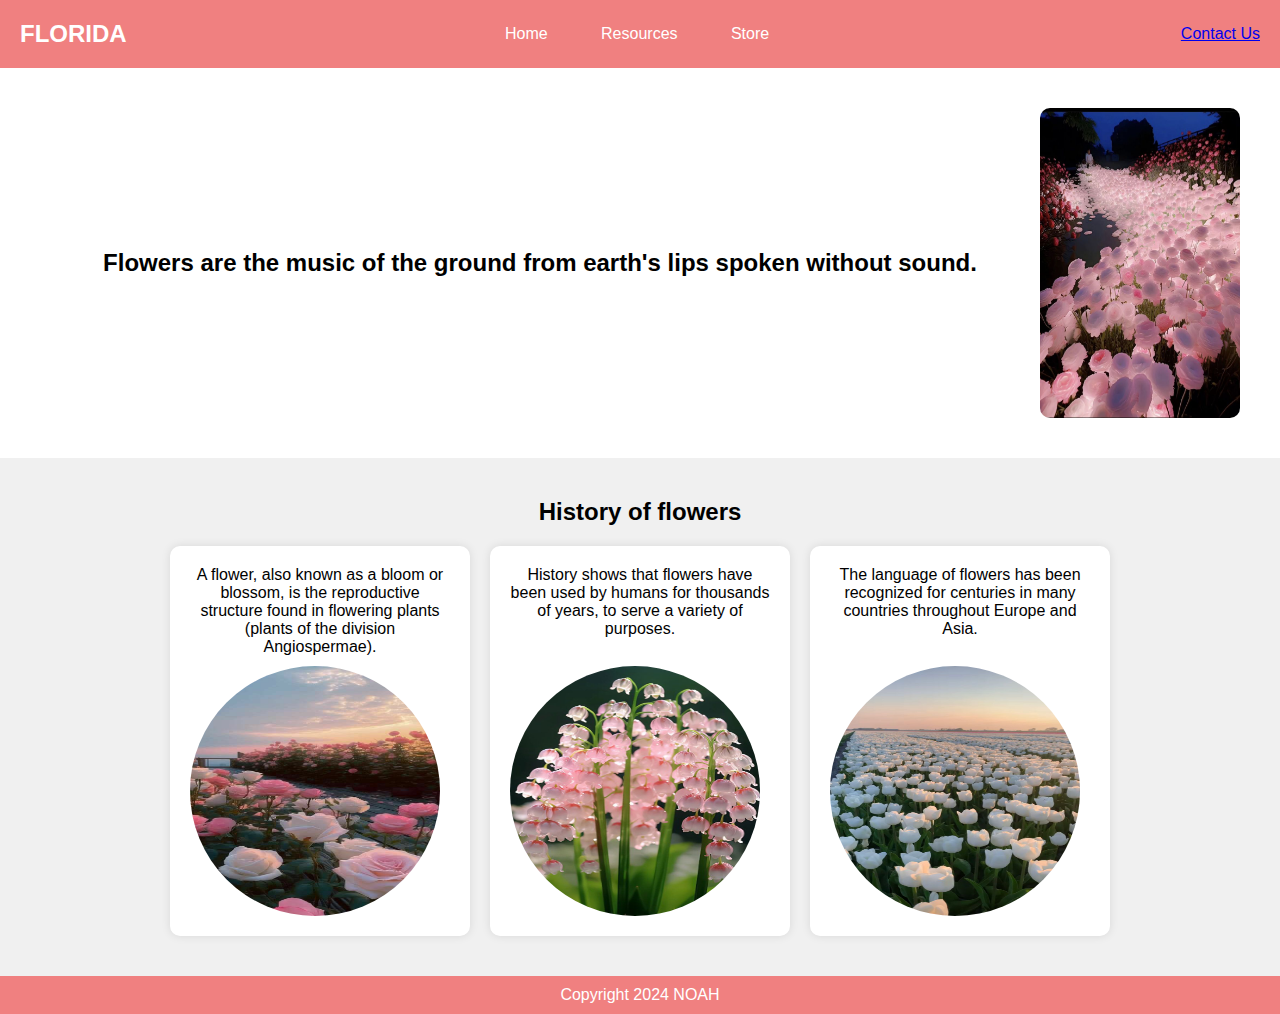
<file: index.html>
<!DOCTYPE html>
<html lang="en">
<head>
    <meta charset="UTF-8">
    <meta name="viewport" content="width=device-width, initial-scale=1.0">
    <title>FLORIDA</title>
    <link rel="preconnect" href="https://fonts.googleapis.com">
    <link rel="preconnect" href="https://fonts.gstatic.com" crossorigin>
    <link href="https://fonts.googleapis.com/css2?family=Encode+Sans+Expanded:wght@100;200;300;400;500;600;700;800;900&display=swap" rel="stylesheet">
    <link rel="stylesheet" href="https://cdnjs.cloudflare.com/ajax/libs/font-awesome/6.5.2/css/all.min.css" integrity="sha512-SnH5WK+bZxgPHs44uWIX+LLJAJ9/2PkPKZ5QiAj6Ta86w+fsb2TkcmfRyVX3pBnMFcV7oQPJkl9QevSCWr3W6A==" crossorigin="anonymous" referrerpolicy="no-referrer" />
    <link rel="stylesheet" href="styles.css">
</head>
<body>
    <header>
        <div class="nav-bar">
            <div class="logo">FLORIDA</div>
            <nav>
                <ul>
                    <li><a href="index.html">Home</a></li>&nbsp;&nbsp;&nbsp;
                    <li><a href="resources.html">Resources</a></li>&nbsp;&nbsp;&nbsp;
                    <li><a href="store.html">Store</a></li>&nbsp;&nbsp;&nbsp;
                </ul>
            </nav>
            <div class="contact"><a href="#">Contact Us</a></div>
        </div>
    </header>
    <main>
        <section class="hero">
            <h1>Flowers are the music of the ground from earth's lips spoken without sound.</h1>
            <img src="images/flowers.jpeg" alt="Beautiful flowers" class="flo">
        </section>
        <section class="history">
            <h2>History of flowers</h2>
            <div class="cards">
                <div class="card">
                    <p>A flower, also known as a bloom or blossom, is the reproductive structure found in flowering plants (plants of the division Angiospermae).</p>
                    <img src="images/flower1.jpeg" alt="Flower image">
                </div>
                <div class="card">
                    <p>History shows that flowers have been used by humans for thousands of years, to serve a variety of purposes.</p>
                    <img src="images/flower2.jpeg" alt="Flower image">
                </div>
                <div class="card">
                    <p>The language of flowers has been recognized for centuries in many countries throughout Europe and Asia.</p>
                    <img src="images/flower3.jpeg" alt="Flower image">
                </div>
            </div>
        </section>
    </main>
    <footer>
        <p>Copyright 2024 NOAH</p>
    </footer>
</body>
</html>
</file>
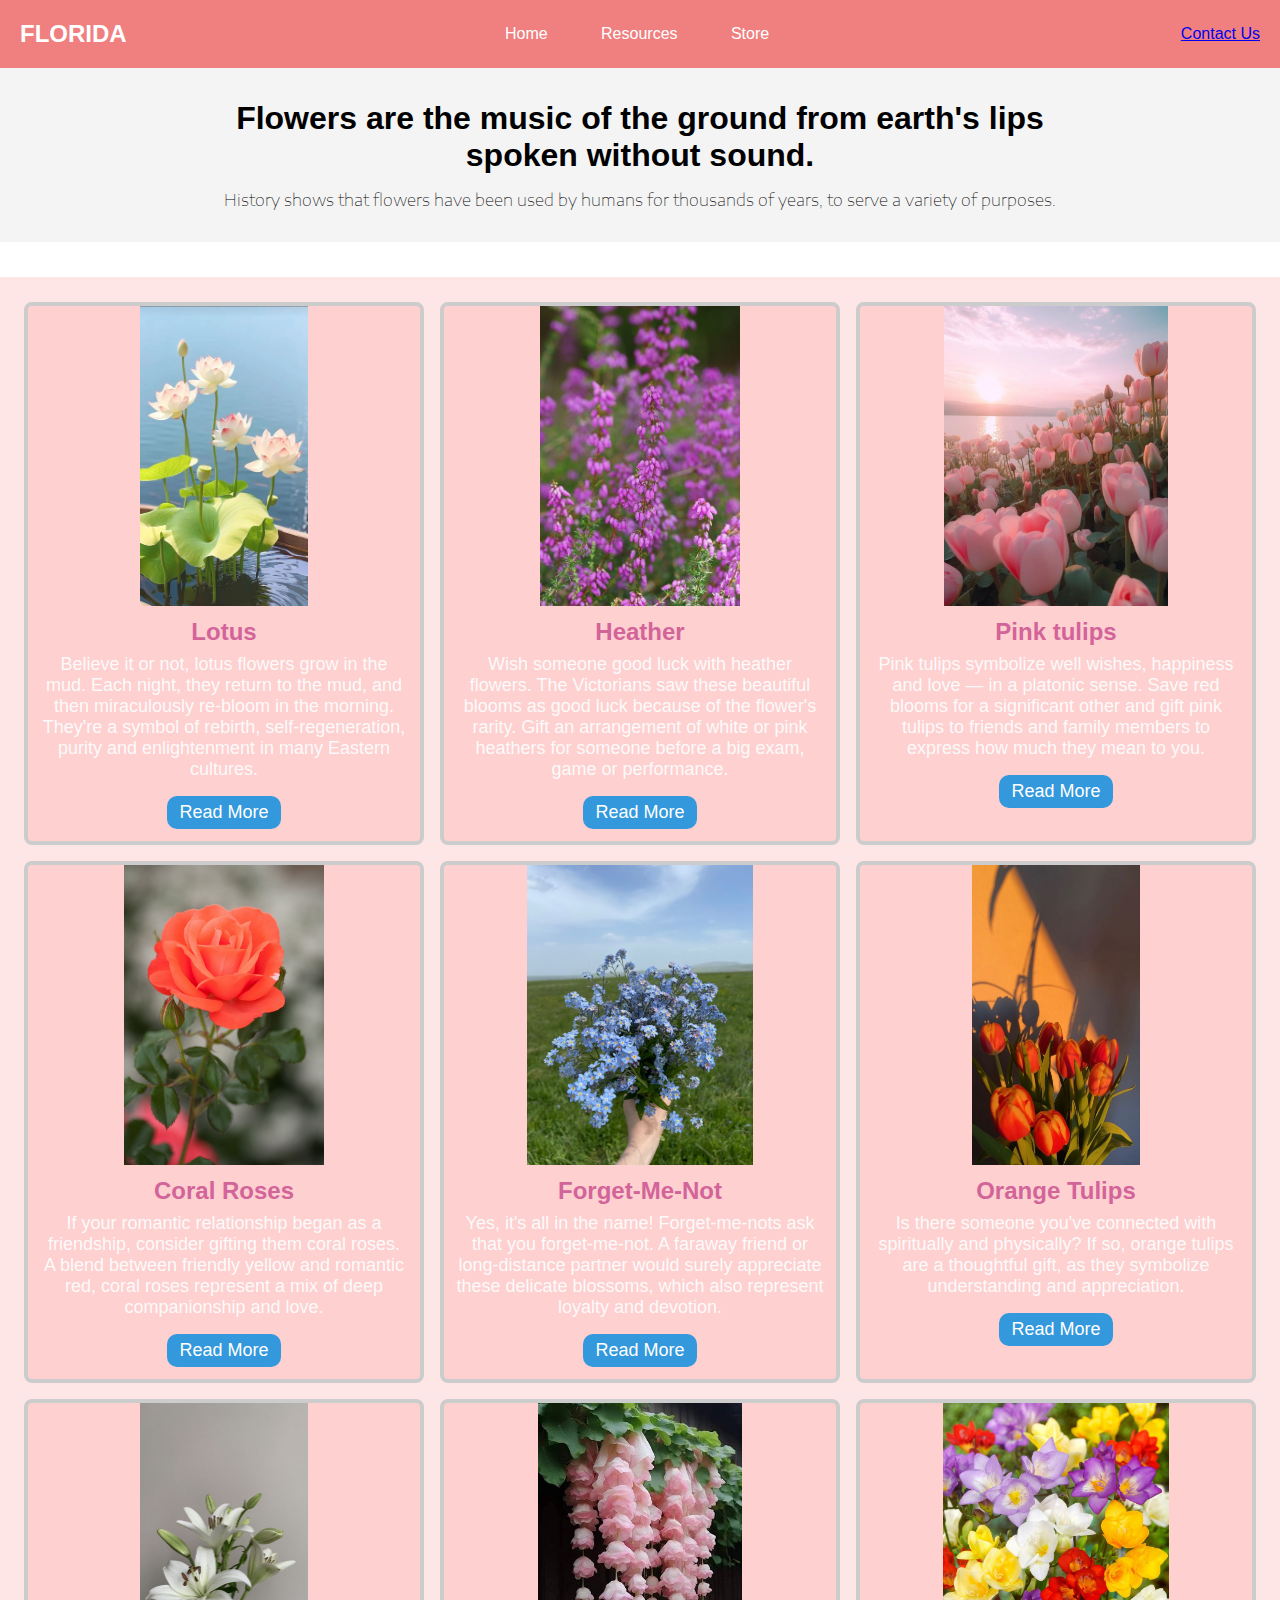
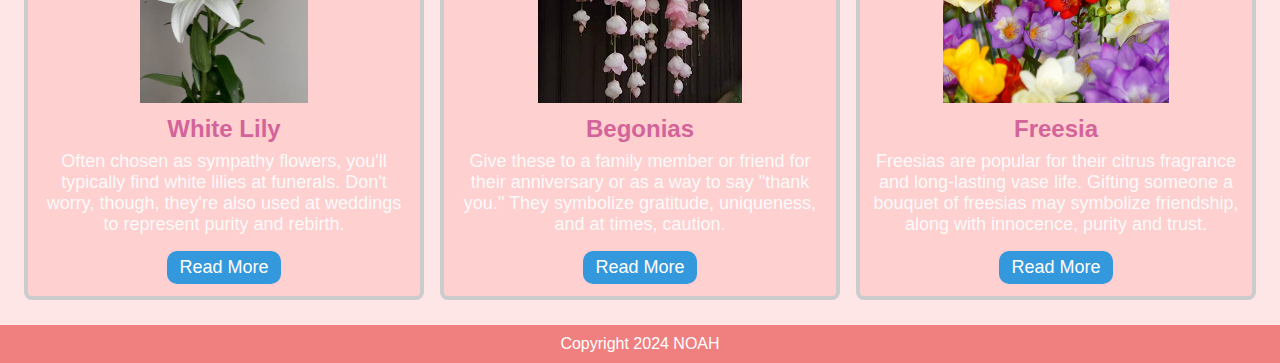
<file: resources.html>
<!DOCTYPE html>
<html lang="en">
<head>
        <meta charset="UTF-8">
    <meta name="viewport" content="width=device-width, initial-scale=1.0">
    <title>FLORIDA</title>
    <link rel="preconnect" href="https://fonts.googleapis.com">
    <link rel="preconnect" href="https://fonts.gstatic.com" crossorigin>
    <link href="https://fonts.googleapis.com/css2?family=Encode+Sans+Expanded:wght@100;200;300;400;500;600;700;800;900&display=swap" rel="stylesheet">
    <link rel="stylesheet" href="https://cdnjs.cloudflare.com/ajax/libs/font-awesome/6.5.2/css/all.min.css" integrity="sha512-SnH5WK+bZxgPHs44uWIX+LLJAJ9/2PkPKZ5QiAj6Ta86w+fsb2TkcmfRyVX3pBnMFcV7oQPJkl9QevSCWr3W6A==" crossorigin="anonymous" referrerpolicy="no-referrer" />
    <link rel="stylesheet" href="styles.css">
</head>
<body>
    <header>
        <div class="nav-bar">
            <div class="logo">FLORIDA</div>
            <nav>
                <ul>
                    <li><a href="index.html">Home</a></li>&nbsp;&nbsp;&nbsp;
                    <li><a href="resources.html">Resources</a></li>&nbsp;&nbsp;&nbsp;
                    <li><a href="#">Store</a></li>&nbsp;&nbsp;&nbsp;
                </ul>
            </nav>
            
            <div class="contact"><a href="#">Contact Us</a></div>
        </div>
    </header>

<main>
        <section class="hero-section">
            <h1>Flowers are the music of the ground from earth's lips spoken without sound.</h1>
            <p>History shows that flowers have been used by humans for thousands of years, to serve a variety of purposes.</p>
        </section>



    <section class="card-section">
        <article class="cardd">
                <img src="images/lotus.jpeg" alt="Lotus">
                <div class="card-content">
                        <h1 class="card-title">Lotus</h1>
                        <p class="card-description">Believe it or not, lotus flowers grow in the mud. Each night, they return to the mud, and then miraculously re-bloom in the morning. They're a symbol of rebirth, self-regeneration, purity and enlightenment in many Eastern cultures.</p>
                        <a href="#" class="card-link">Read More</a>
                </div>
        </article>

        <article class="cardd">
                <img src="images/heather.jpeg" alt="Heather">
                <div class="card-content">
                        <h1 class="card-title">Heather</h1>
                        <p class="card-description">Wish someone good luck with heather flowers. The Victorians saw these beautiful blooms as good luck because of the flower's rarity. Gift an arrangement of white or pink heathers for someone before a big exam, game or performance.</p>
                        <a href="#" class="card-link">Read More</a>
                </div>
        </article>
                
        <article class="cardd">
                <img src="images/pink tuplis.jpeg" alt="Pink tulips">
                <div class="card-content">
                        <h1 class="card-title">Pink tulips</h1>
                        <p class="card-description">Pink tulips symbolize well wishes, happiness and love — in a platonic sense. Save red blooms for a significant other and gift pink tulips to friends and family members to express how much they mean to you.</p>
                        <a href="#" class="card-link">Read More</a>
                </div>
        </article>

        <article class="cardd">
                <img src="images/coral roses.jpeg" alt="Coral Roses">
                <div class="card-content">
                        <h1 class="card-title">Coral Roses</h1>
                        <p class="card-description">If your romantic relationship began as a friendship, consider gifting them coral roses. A blend between friendly yellow and romantic red, coral roses represent a mix of deep companionship and love.</p>
                        <a href="#" class="card-link">Read More</a>
                </div>
        </article>

        <article class="cardd">
                <img src="images/forget-me-not .jpeg" alt="Forget-Me-Not">
                <div class="card-content">
                        <h1 class="card-title">Forget-Me-Not</h1>
                        <p class="card-description">Yes, it's all in the name! Forget-me-nots ask that you forget-me-not. A faraway friend or long-distance partner would surely appreciate these delicate blossoms, which also represent loyalty and devotion.</p>
                        <a href="#" class="card-link">Read More</a>
                </div>
        </article>

        <article class="cardd">
                <img src="images/orange tuplis.jpeg" alt="Orange Tulips">
                <div class="card-content">
                        <h1 class="card-title">Orange Tulips</h1>
                        <p class="card-description">Is there someone you've connected with spiritually and physically? If so, orange tulips are a thoughtful gift, as they symbolize understanding and appreciation.</p>
                        <a href="#" class="card-link">Read More</a>
                </div>
        </article>

        <article class="cardd">
                <img src="images/white lily.jpeg" alt="White Lily">
                <div class="card-content">
                        <h1 class="card-title">White Lily</h1>
                        <p class="card-description">Often chosen as sympathy flowers, you'll typically find white lilies at funerals. Don't worry, though, they're also used at weddings to represent purity and rebirth.</p>
                        <a href="#" class="card-link">Read More</a>
                </div>
        </article>

        <article class="cardd">
                <img src="images/Begonias.jpeg" alt="Begonias">
                <div class="card-content">
                        <h1 class="card-title">Begonias</h1>
                        <p class="card-description">Give these to a family member or friend for their anniversary or as a way to say "thank you." They symbolize gratitude, uniqueness, and at times, caution.</p>
                        <a href="#" class="card-link">Read More</a>
                </div>
        </article>

        <article class="cardd">
                <img src="images/freesia.jpeg" alt="Freesia">
                <div class="card-content">
                        <h1 class="card-title">Freesia</h1>
                        <p class="card-description">Freesias are popular for their citrus fragrance and long-lasting vase life. Gifting someone a bouquet of freesias may symbolize friendship, along with innocence, purity and trust.</p>
                        <a href="#" class="card-link">Read More</a>
                </div>
        </article>

        </section>
</main>

<footer>
        <p>Copyright 2024 NOAH</p>
    </footer>
</body>
</html>
</file>
<file: styles.css>
* {
        margin: 0;
        padding: 0;
        box-sizing: border-box;
    }
    
    body {
        font-family: Arial, sans-serif;
    }
    
    header {
        background-color: #F08080;
        padding: 20px;
    }
    
    .nav-bar {
        display: flex;
        justify-content: space-between;
        align-items: center;
    }
    
    .logo {
        font-size: 24px;
        font-weight: bold;
        color: white;
    }

    .contact {
        text-decoration: none;
    }
    
    nav ul {
        list-style: none;
        display: flex;
        gap: 20px;
    }
    
    nav a {
        text-decoration: none;
        color: white;
        font-size: 16px;
    }
    
    .hero {
        text-align: center;
        padding: 40px 40px;
        display: flex;
        justify-content: space-between;
    }
    
    .hero h1 {
        font-size: 24px;
        text-align: left;
        margin: auto;
    }
    
    .flo {
        width: 200px;
        height: 310px;
        border-radius: 10px;
    }
    
    .history {
        background-color: #F0F0F0;
        padding: 40px 20px;
        text-align: center;
    }
    
    .history h2 {
        font-size: 24px;
        margin-bottom: 20px;
    }
    
    .cards {
        display: flex;
        justify-content: center;
        gap: 20px;
        flex-wrap: wrap;
    }
    
    .card {
        background-color: white;
        border-radius: 10px;
        box-shadow: 0 0 10px rgba(0, 0, 0, 0.1);
        padding: 20px;
        max-width: 300px;
        text-align: center;
        display: flex;
        flex-direction: column;
        justify-content: space-between;
    }
    
    .card img {
        width: 250px;
        height: 250px;
        border-radius: 100%;
        margin-top: 10px;
    }
    
    footer {
        background-color: #F08080;
        color: white;
        text-align: center;
        padding: 10px 0;
        position: relative;
        bottom: 0;
        width: 100%;
    }
    

    .hero-section {
        background-color: #f4f4f4;
        text-align: center;
        padding: 2rem 1rem;
    }

    .hero-section h1 {
        font-size: 2rem;
        margin-right: 200px;
        margin-left: 200px;
        
    }
    
    .hero-section p {
        font-family: "Encode Sans Expanded", sans-serif;
        font-weight: 100;
        font-style: normal;
        font-size: 1rem;
        margin: 1rem 0 0;
    }
    

    .card-section {
        display: flex;
        gap: 16px;
        justify-content: center;
        flex-wrap: wrap;
        margin-top: 35px;
        padding-top: 25px;
        padding-bottom: 25px;
        background-color: #FFE6E6;
}

.cardd {
        width: 400px;
        border: 4px solid #ccc;
        border-radius: 8px;
        background-color: #FFD0D0;
        color: rgb(250, 250, 250);
}

.card-content {
        padding: 12px;
        text-align: center;
}

.card-title {
        font-size: 24px;
        color: #D2649A;
}

.card-description {
        margin-top: 8px;
        font-size: 18px;

}

.card-link {
        margin-top: 16px;
        display: inline-block;
        text-decoration: none;
        font-size: 18px;
        padding: 6px 12px;
        background-color: #3398dc;
        color: #fff;
        border: none;
        border-radius: 10px;

}

.cardd img {
        display: block;
        max-width: 100%;
        max-height: 300px;
        margin-left: auto;
        margin-right: auto;

}
</file>
